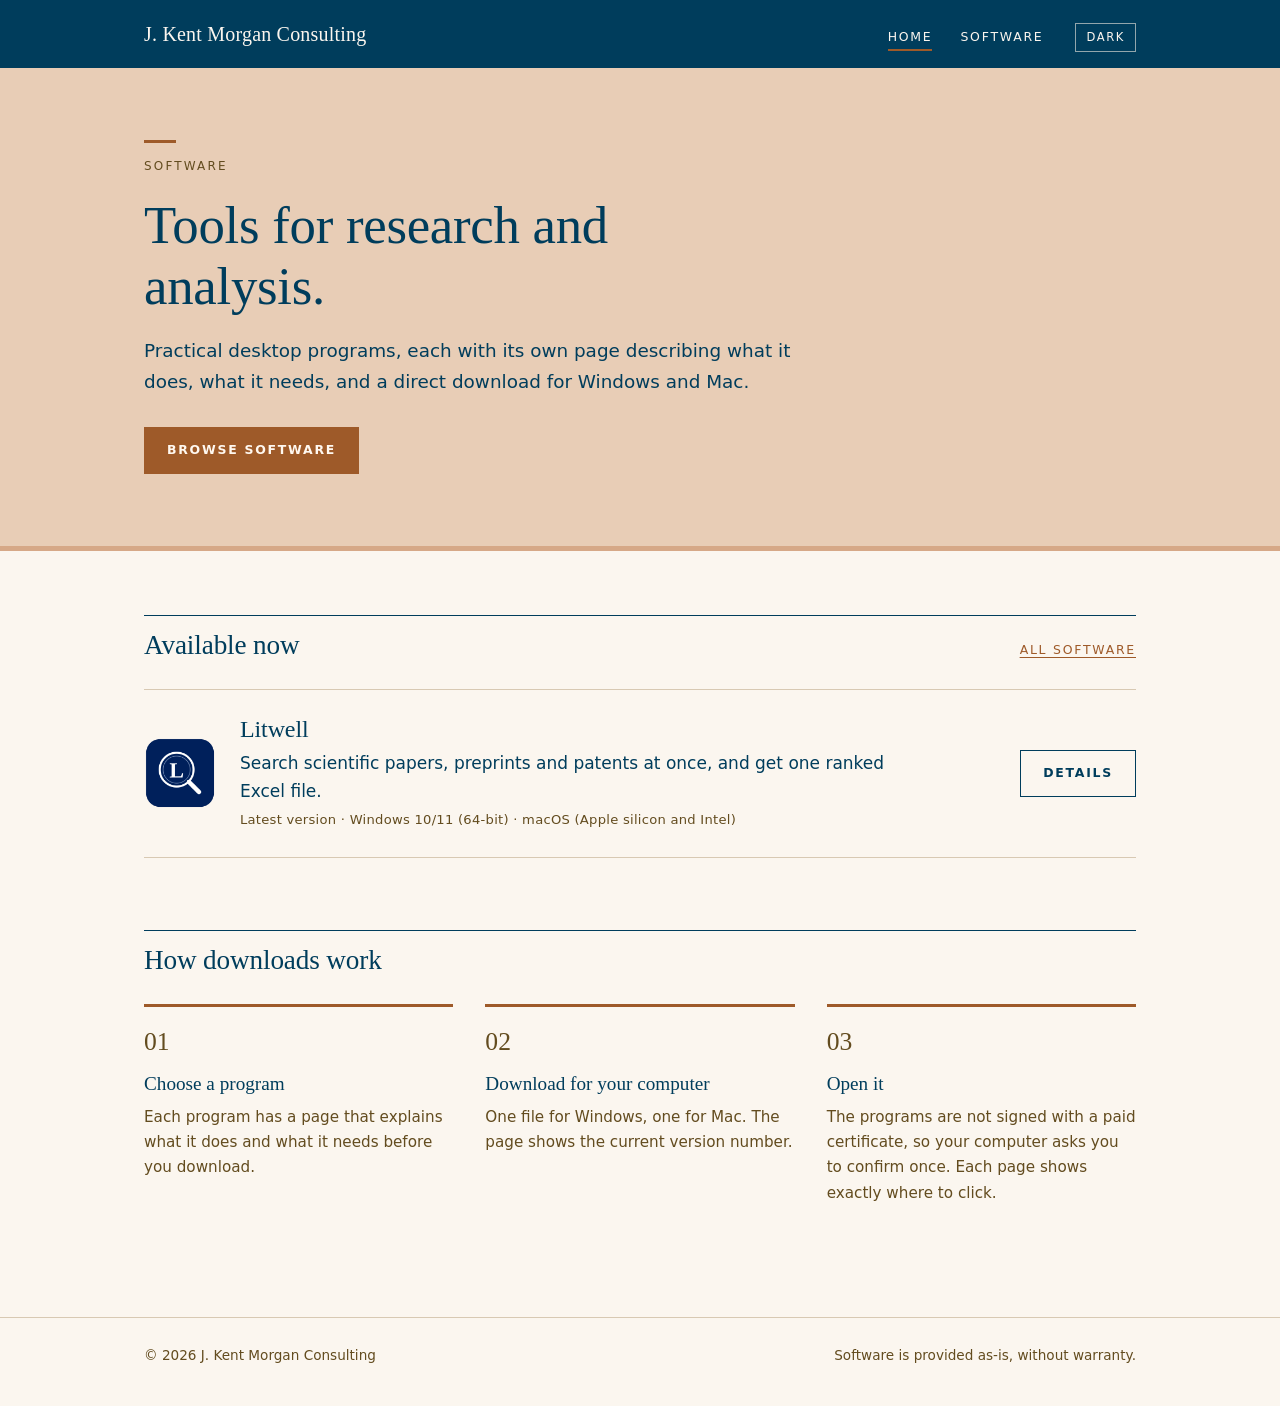
<file: index.html>
<!doctype html>
<html lang="en">
<head>
<meta charset="utf-8">
<meta name="viewport" content="width=device-width, initial-scale=1">
<title>J. Kent Morgan Consulting — Software</title>
<meta name="description" content="Practical desktop programs, each with its own page describing what it does, what it needs, and a direct download for Windows and Mac.">
<link rel="icon" href="/assets/favicon.svg" type="image/svg+xml">
<script>try{var t=localStorage.getItem("theme");if(t==="dark"||t==="light")document.documentElement.setAttribute("data-theme",t)}catch(e){}</script>
<link rel="stylesheet" href="/assets/style.css">
</head>
<body>
<header class="top"><div class="wrap">
  <a class="brand" href="/">J. Kent Morgan Consulting</a>
  <div class="right">
    <nav aria-label="Main"><a href="/" aria-current="page">Home</a><a href="/software/">Software</a></nav>
    <button class="theme" type="button" hidden>Dark</button>
  </div>
</div></header>
<main>
<section class="hero"><div class="wrap">
  <p class="eyebrow">Software</p>
  <h1>Tools for research and analysis.</h1>
  <p class="lede">Practical desktop programs, each with its own page describing what it does, what it needs, and a direct download for Windows and Mac.</p>
  <a class="btn" href="/software/">Browse software</a>
</div></section>

<section class="wrap block">
  <h2 class="sec">Available now <a href="/software/">All software</a></h2>
  <div class="cards">
<article class="card">
  <img src="/assets/litwell.png" alt="" width="72" height="72">
  <div>
    <h3><a href="/software/litwell/">Litwell</a></h3>
    <p>Search scientific papers, preprints and patents at once, and get one ranked Excel file.</p>
    <div class="meta"><span data-version-repo="kentmorgan1974/litwell">Latest version</span> &middot; Windows 10/11 (64-bit) · macOS (Apple silicon and Intel)</div>
  </div>
  <a class="btn ghost go" href="/software/litwell/">Details</a>
</article>
  </div>
</section>

<section class="wrap block" style="padding-bottom:64px">
  <h2 class="sec">How downloads work</h2>
  <ol class="steps">
    <li><strong>Choose a program</strong><p>Each program has a page that explains what it does and what it needs before you download.</p></li>
    <li><strong>Download for your computer</strong><p>One file for Windows, one for Mac. The page shows the current version number.</p></li>
    <li><strong>Open it</strong><p>The programs are not signed with a paid certificate, so your computer asks you to confirm once. Each page shows exactly where to click.</p></li>
  </ol>
</section>
</main>
<footer><div class="wrap">
  <span>&copy; 2026 J. Kent Morgan Consulting</span>
  <span>Software is provided as-is, without warranty.</span>
</div></footer>
<script src="/assets/site.js" defer></script>
</body>
</html>
</file>
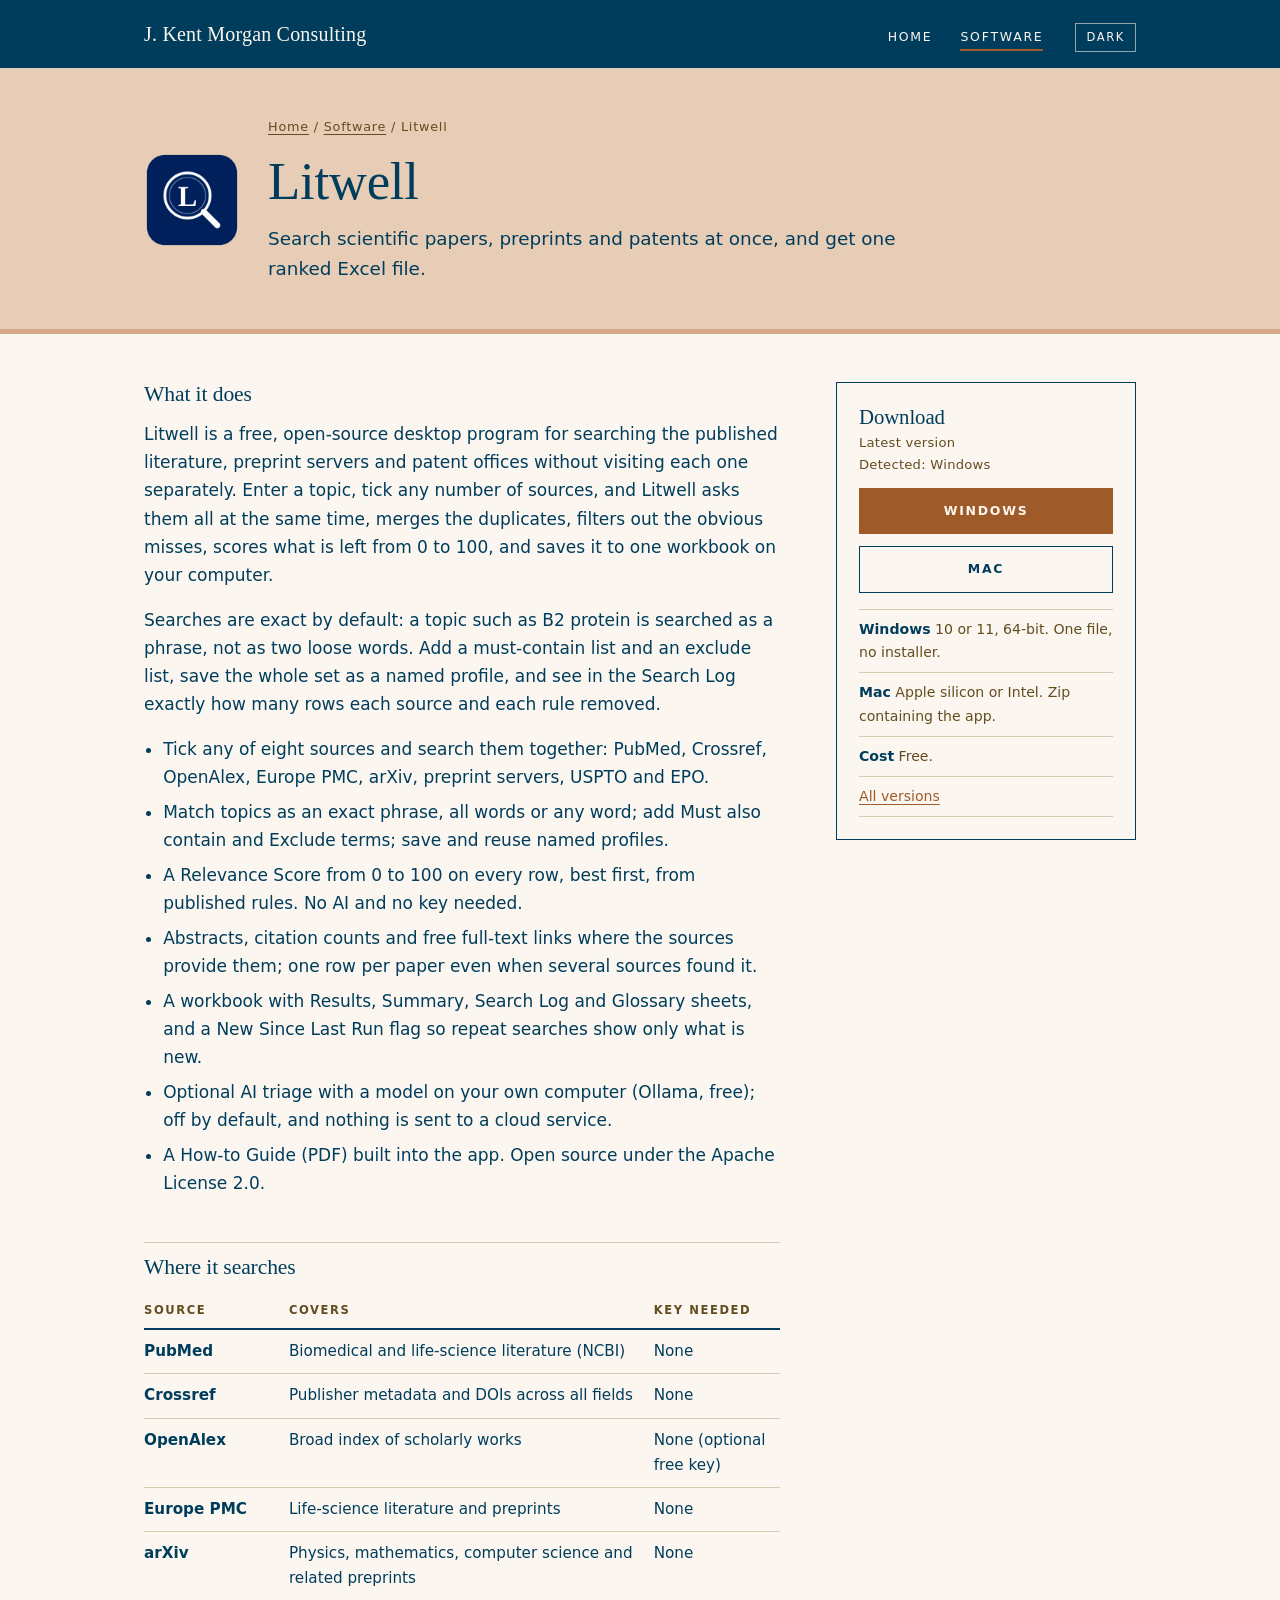
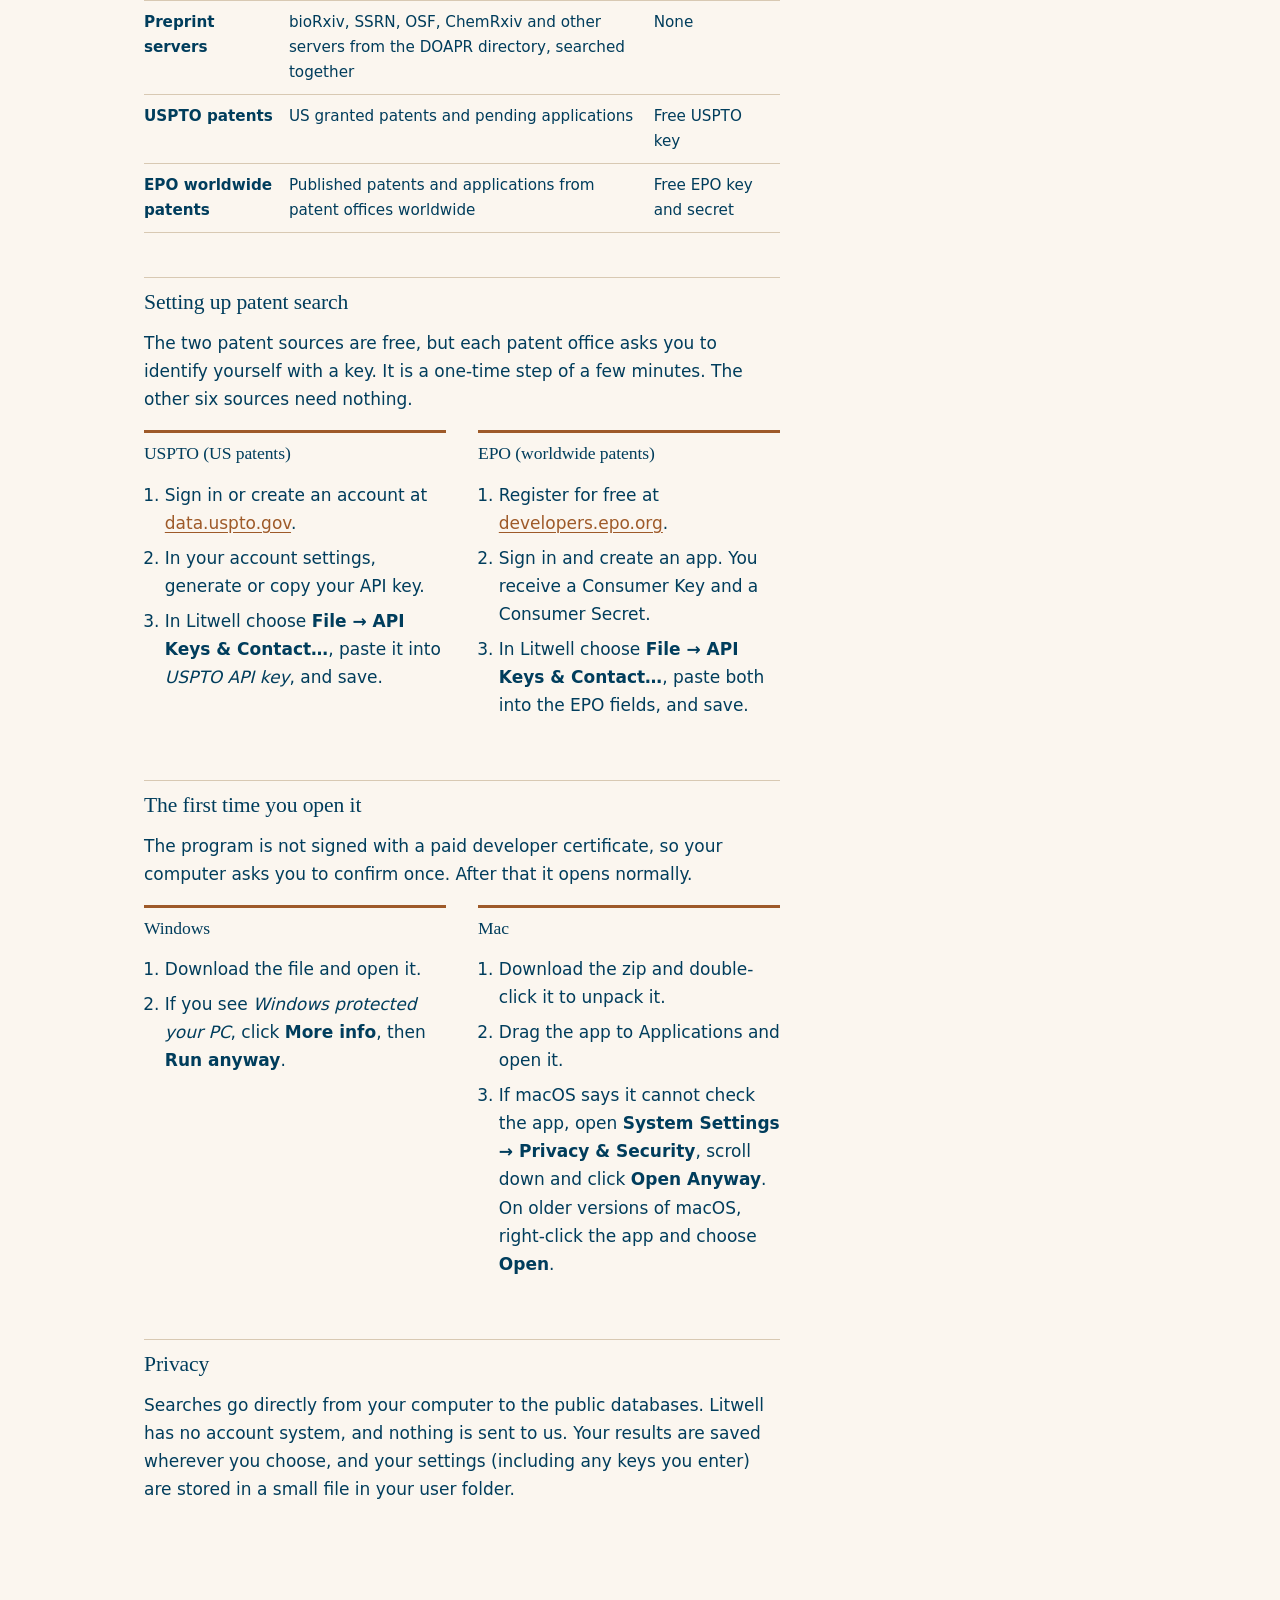
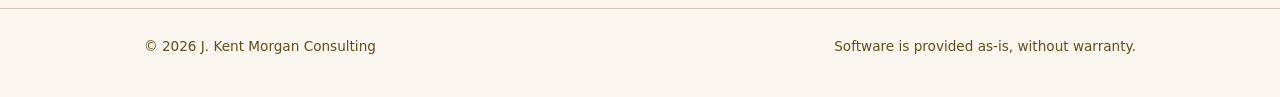
<file: litwell/index.html>
<!doctype html>
<html lang="en"><head><meta charset="utf-8"><title>Moved</title>
<meta http-equiv="refresh" content="0; url=/software/litwell/"><link rel="canonical" href="/software/litwell/">
</head><body><p>This page has moved to <a href="/software/litwell/">/software/litwell/</a>.</p></body></html>
</file>
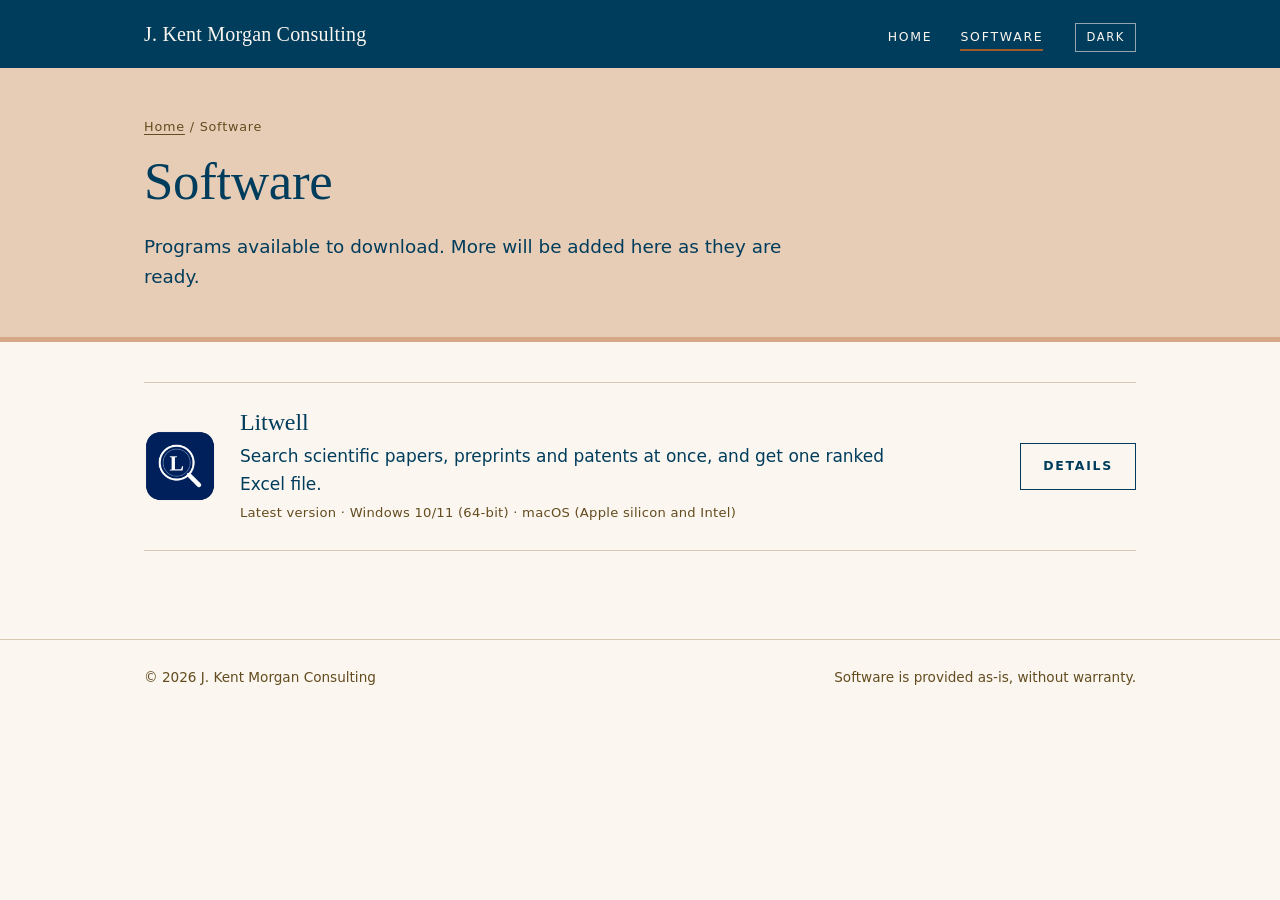
<file: software/index.html>
<!doctype html>
<html lang="en">
<head>
<meta charset="utf-8">
<meta name="viewport" content="width=device-width, initial-scale=1">
<title>Software — J. Kent Morgan Consulting</title>
<meta name="description" content="Practical desktop programs, each with its own page describing what it does, what it needs, and a direct download for Windows and Mac.">
<link rel="icon" href="/assets/favicon.svg" type="image/svg+xml">
<script>try{var t=localStorage.getItem("theme");if(t==="dark"||t==="light")document.documentElement.setAttribute("data-theme",t)}catch(e){}</script>
<link rel="stylesheet" href="/assets/style.css">
</head>
<body>
<header class="top"><div class="wrap">
  <a class="brand" href="/">J. Kent Morgan Consulting</a>
  <div class="right">
    <nav aria-label="Main"><a href="/">Home</a><a href="/software/" aria-current="page">Software</a></nav>
    <button class="theme" type="button" hidden>Dark</button>
  </div>
</div></header>
<main>
<section class="pagehead"><div class="wrap">
  <p class="crumb"><a href="/">Home</a> / Software</p>
  <h1>Software</h1>
  <p class="lede">Programs available to download. More will be added here as they are ready.</p>
</div></section>
<section class="wrap block" style="padding-top:40px;padding-bottom:64px">
  <div class="cards">
<article class="card">
  <img src="/assets/litwell.png" alt="" width="72" height="72">
  <div>
    <h3><a href="/software/litwell/">Litwell</a></h3>
    <p>Search scientific papers, preprints and patents at once, and get one ranked Excel file.</p>
    <div class="meta"><span data-version-repo="kentmorgan1974/litwell">Latest version</span> &middot; Windows 10/11 (64-bit) · macOS (Apple silicon and Intel)</div>
  </div>
  <a class="btn ghost go" href="/software/litwell/">Details</a>
</article>
  </div>
</section>
</main>
<footer><div class="wrap">
  <span>&copy; 2026 J. Kent Morgan Consulting</span>
  <span>Software is provided as-is, without warranty.</span>
</div></footer>
<script src="/assets/site.js" defer></script>
</body>
</html>
</file>
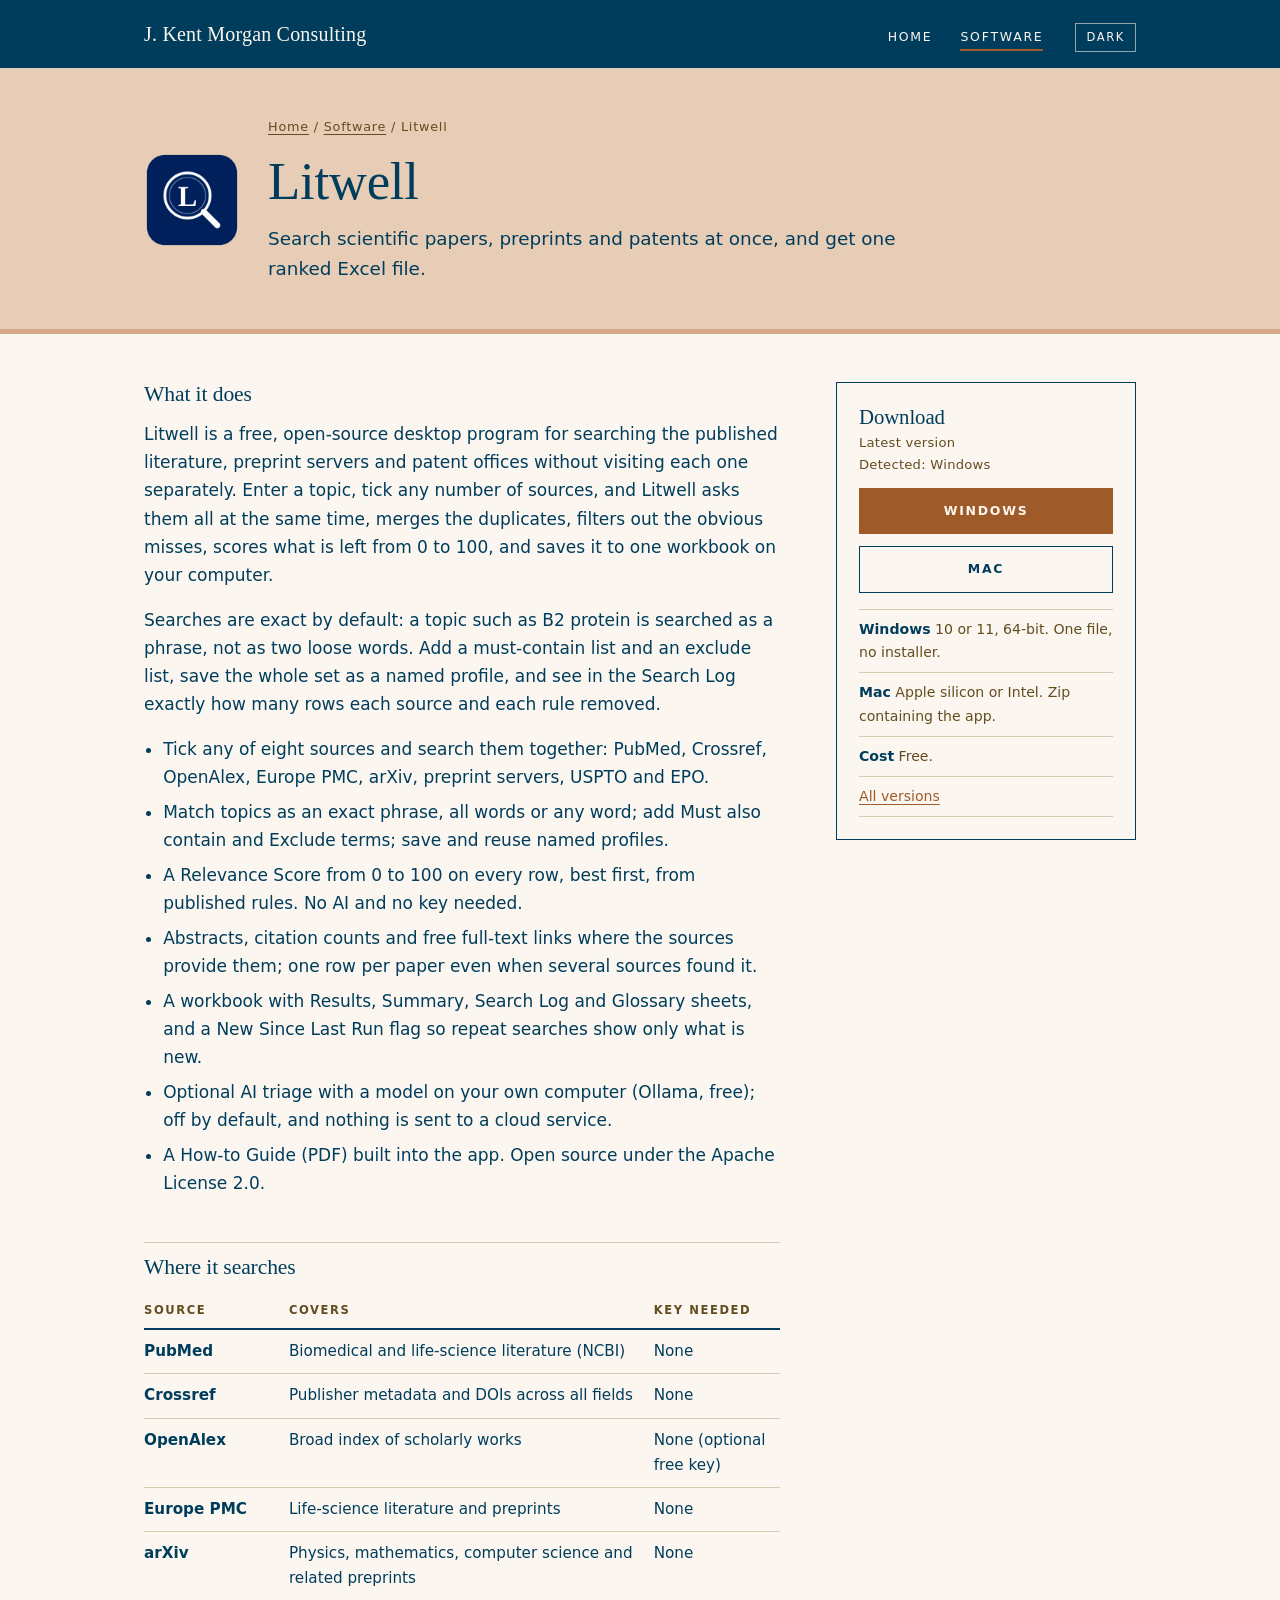
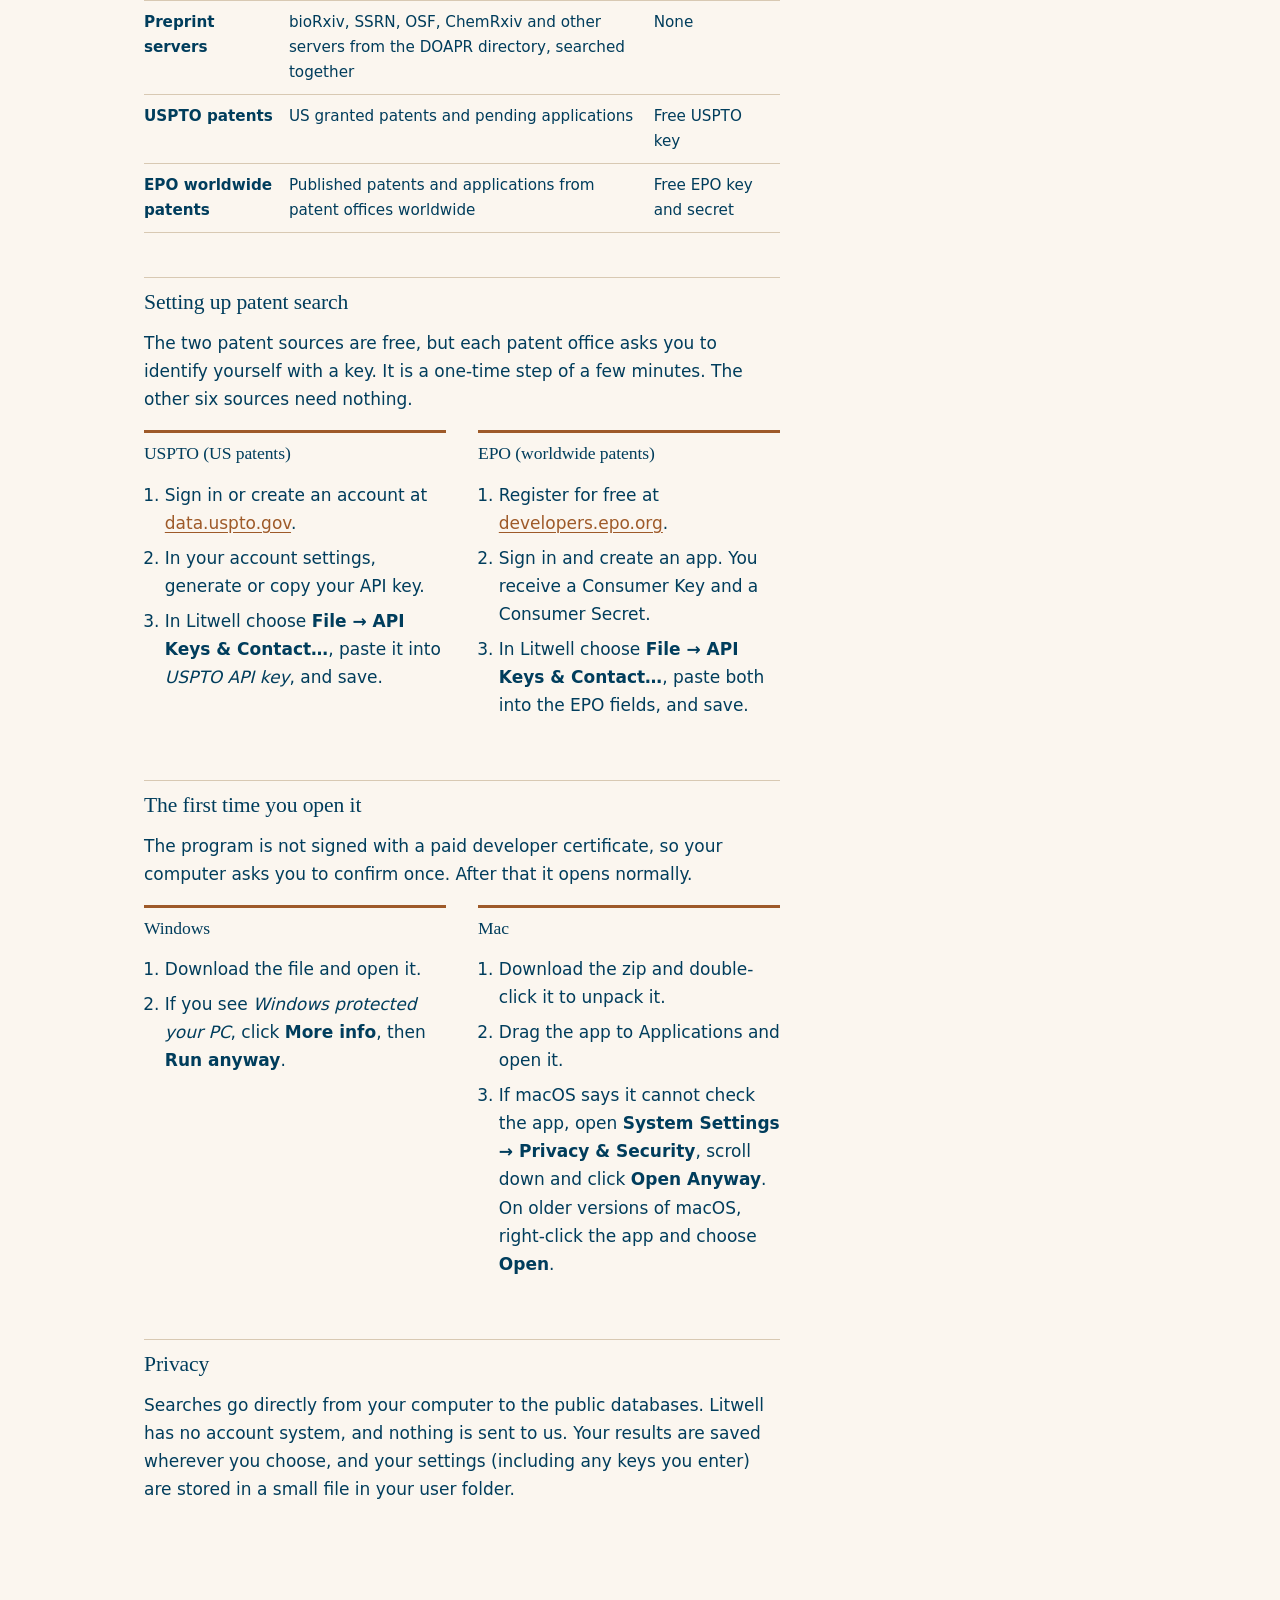
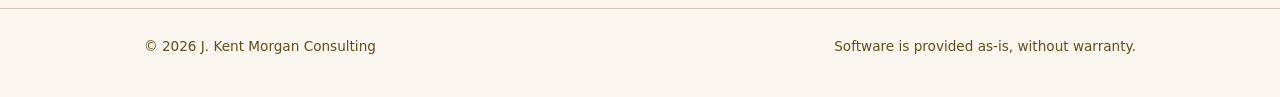
<file: software/litwell/index.html>
<!doctype html>
<html lang="en">
<head>
<meta charset="utf-8">
<meta name="viewport" content="width=device-width, initial-scale=1">
<title>Litwell — J. Kent Morgan Consulting</title>
<meta name="description" content="Search scientific papers, preprints and patents at once, and get one ranked Excel file.">
<link rel="icon" href="/assets/favicon.svg" type="image/svg+xml">
<script>try{var t=localStorage.getItem("theme");if(t==="dark"||t==="light")document.documentElement.setAttribute("data-theme",t)}catch(e){}</script>
<link rel="stylesheet" href="/assets/style.css">
</head>
<body>
<header class="top"><div class="wrap">
  <a class="brand" href="/">J. Kent Morgan Consulting</a>
  <div class="right">
    <nav aria-label="Main"><a href="/">Home</a><a href="/software/" aria-current="page">Software</a></nav>
    <button class="theme" type="button" hidden>Dark</button>
  </div>
</div></header>
<main>
<section class="pagehead product"><div class="wrap">
  <img src="/assets/litwell.png" alt="Litwell icon" width="96" height="96">
  <div>
    <p class="crumb"><a href="/">Home</a> / <a href="/software/">Software</a> / Litwell</p>
    <h1>Litwell</h1>
    <p class="lede" style="margin-top:12px">Search scientific papers, preprints and patents at once, and get one ranked Excel file.</p>
  </div>
</div></section>

<div class="wrap cols">
<article>
  <h2 class="sub" style="margin-top:0;border-top:0;padding-top:0">What it does</h2>
  <p>Litwell is a free, open-source desktop program for searching the published literature, preprint servers and patent offices without visiting each one separately. Enter a topic, tick any number of sources, and Litwell asks them all at the same time, merges the duplicates, filters out the obvious misses, scores what is left from 0 to 100, and saves it to one workbook on your computer.</p><p>Searches are exact by default: a topic such as B2 protein is searched as a phrase, not as two loose words. Add a must-contain list and an exclude list, save the whole set as a named profile, and see in the Search Log exactly how many rows each source and each rule removed.</p>
  <ul class="plain"><li>Tick any of eight sources and search them together: PubMed, Crossref, OpenAlex, Europe PMC, arXiv, preprint servers, USPTO and EPO.</li><li>Match topics as an exact phrase, all words or any word; add Must also contain and Exclude terms; save and reuse named profiles.</li><li>A Relevance Score from 0 to 100 on every row, best first, from published rules. No AI and no key needed.</li><li>Abstracts, citation counts and free full-text links where the sources provide them; one row per paper even when several sources found it.</li><li>A workbook with Results, Summary, Search Log and Glossary sheets, and a New Since Last Run flag so repeat searches show only what is new.</li><li>Optional AI triage with a model on your own computer (Ollama, free); off by default, and nothing is sent to a cloud service.</li><li>A How-to Guide (PDF) built into the app. Open source under the Apache License 2.0.</li></ul>

  <h2 class="sub">Where it searches</h2>
  <table>
    <thead><tr><th>Source</th><th>Covers</th><th>Key needed</th></tr></thead>
    <tbody><tr><td><strong>PubMed</strong></td><td>Biomedical and life-science literature (NCBI)</td><td>None</td></tr><tr><td><strong>Crossref</strong></td><td>Publisher metadata and DOIs across all fields</td><td>None</td></tr><tr><td><strong>OpenAlex</strong></td><td>Broad index of scholarly works</td><td>None (optional free key)</td></tr><tr><td><strong>Europe PMC</strong></td><td>Life-science literature and preprints</td><td>None</td></tr><tr><td><strong>arXiv</strong></td><td>Physics, mathematics, computer science and related preprints</td><td>None</td></tr><tr><td><strong>Preprint servers</strong></td><td>bioRxiv, SSRN, OSF, ChemRxiv and other servers from the DOAPR directory, searched together</td><td>None</td></tr><tr><td><strong>USPTO patents</strong></td><td>US granted patents and pending applications</td><td>Free USPTO key</td></tr><tr><td><strong>EPO worldwide patents</strong></td><td>Published patents and applications from patent offices worldwide</td><td>Free EPO key and secret</td></tr></tbody>
  </table>

  <h2 class="sub" id="patents">Setting up patent search</h2>
<p>The two patent sources are free, but each patent office asks you to identify yourself with a key. It is a one-time step of a few minutes. The other six sources need nothing.</p>
<div class="two">
  <div><h3>USPTO (US patents)</h3><ol class="num"><li>Sign in or create an account at <a href="https://data.uspto.gov">data.uspto.gov</a>.</li><li>In your account settings, generate or copy your API key.</li><li>In Litwell choose <strong>File → API Keys &amp; Contact…</strong>, paste it into <em>USPTO API key</em>, and save.</li></ol></div>
  <div><h3>EPO (worldwide patents)</h3><ol class="num"><li>Register for free at <a href="https://developers.epo.org">developers.epo.org</a>.</li><li>Sign in and create an app. You receive a Consumer Key and a Consumer Secret.</li><li>In Litwell choose <strong>File → API Keys &amp; Contact…</strong>, paste both into the EPO fields, and save.</li></ol></div>
</div>

  <h2 class="sub" id="first-run">The first time you open it</h2>
  <p>The program is not signed with a paid developer certificate, so your computer asks you to confirm once. After that it opens normally.</p>
  <div class="two">
    <div><h3>Windows</h3><ol class="num">
      <li>Download the file and open it.</li>
      <li>If you see <em>Windows protected your PC</em>, click <strong>More info</strong>, then <strong>Run anyway</strong>.</li>
    </ol></div>
    <div><h3>Mac</h3><ol class="num">
      <li>Download the zip and double-click it to unpack it.</li>
      <li>Drag the app to Applications and open it.</li>
      <li>If macOS says it cannot check the app, open <strong>System Settings → Privacy &amp; Security</strong>, scroll down and click <strong>Open Anyway</strong>. On older versions of macOS, right-click the app and choose <strong>Open</strong>.</li>
    </ol></div>
  </div>

  <h2 class="sub">Privacy</h2>
  <p>Searches go directly from your computer to the public databases. Litwell has no account system, and nothing is sent to us. Your results are saved wherever you choose, and your settings (including any keys you enter) are stored in a small file in your user folder.</p>
</article>

<aside class="dl" data-has-os aria-labelledby="dlh">
  <h2 id="dlh">Download</h2>
  <div class="meta"><span data-version-repo="kentmorgan1974/litwell">Latest version</span></div>
  <div class="meta yours" aria-live="polite"></div>
  <a class="btn full" data-os="win" href="https://github.com/kentmorgan1974/litwell/releases/latest/download/Litwell-Windows.exe">Windows</a>
  <a class="btn full ghost" data-os="mac" href="https://github.com/kentmorgan1974/litwell/releases/latest/download/Litwell-macOS.zip">Mac</a>
  <ul>
    <li><b>Windows</b> 10 or 11, 64-bit. One file, no installer.</li>
    <li><b>Mac</b> Apple silicon or Intel. Zip containing the app.</li>
    <li><b>Cost</b> Free.</li>
    <li><a href="https://github.com/kentmorgan1974/litwell/releases">All versions</a></li>
  </ul>
</aside>
</div>
</main>
<footer><div class="wrap">
  <span>&copy; 2026 J. Kent Morgan Consulting</span>
  <span>Software is provided as-is, without warranty.</span>
</div></footer>
<script src="/assets/site.js" defer></script>
</body>
</html>
</file>
<file: assets/style.css>
/* Palette (Adobe Color): A89776 khaki, 634C1F olive-brown, 003D5C brand blue,
   D6A887 tan, 9E5A29 rust. Brand blue is the header and the text colour. The page and
   banners use light tints of the tan, because the palette has no light neutral; every
   text pair meets WCAG AA contrast. Dark theme: html[data-theme="dark"], or the system
   setting when the visitor has not chosen (the header toggle stores the choice). */
:root {
  color-scheme: light;
  --paper: #FBF6EF;      /* page (tint of tan) */
  --hero: #E8CDB6;       /* hero / page headers (lighter tan) */
  --tan: #D6A887;        /* exact tan: stripe under banners */
  --panel: #EFE4D6;      /* notes, code */
  --ink: #003D5C;        /* text and headings: brand blue */
  --muted: #634C1F;      /* secondary text: olive-brown */
  --rule: #D8C9B3;       /* hairlines (khaki tint) */
  --accent: #9E5A29;     /* rust: rules, markers, buttons, links */
  --accent-text: #9E5A29;
  --top: #003D5C;        /* header band */
  --top-ink: #FBF6EF;
  --btn: #9E5A29;
  --btn-ink: #FFF8F0;
  --serif: "Iowan Old Style", "Palatino Linotype", Palatino, "Book Antiqua", Georgia, serif;
  --sans: -apple-system, BlinkMacSystemFont, "Segoe UI", system-ui, Roboto, "Helvetica Neue", Arial, sans-serif;
}
@media (prefers-color-scheme: dark) {
  :root:not([data-theme="light"]) {
    color-scheme: dark;
    --paper: #00293F; --hero: #003D5C; --tan: #D6A887; --panel: #0A3550; --ink: #F6EDE2;
    --muted: #D6A887; --rule: #1E5575; --accent: #C98B5E; --accent-text: #E3B796;
    --top: #001B2B; --top-ink: #F6EDE2; --btn: #9E5A29; --btn-ink: #FFF8F0;
  }
}
:root[data-theme="dark"] {
  color-scheme: dark;
  --paper: #00293F; --hero: #003D5C; --tan: #D6A887; --panel: #0A3550; --ink: #F6EDE2;
  --muted: #D6A887; --rule: #1E5575; --accent: #C98B5E; --accent-text: #E3B796;
  --top: #001B2B; --top-ink: #F6EDE2; --btn: #9E5A29; --btn-ink: #FFF8F0;
}
* { box-sizing: border-box; }
html { -webkit-text-size-adjust: 100%; }
body { margin: 0; background: var(--paper); color: var(--ink); font: 17px/1.65 var(--sans); }
a { color: var(--accent-text); text-underline-offset: 3px; }
a:hover { text-decoration-thickness: 2px; }
:focus-visible { outline: 2px solid var(--accent-text); outline-offset: 3px; }
img { max-width: 100%; display: block; }
.wrap { max-width: 1040px; margin: 0 auto; padding: 0 24px; }

/* header */
.top { background: var(--top); color: var(--top-ink); }
.top .wrap { display: flex; align-items: baseline; justify-content: space-between; gap: 24px; padding-top: 18px; padding-bottom: 16px; flex-wrap: wrap; }
.brand { font-family: var(--serif); font-size: 1.25rem; letter-spacing: .01em; color: var(--top-ink); text-decoration: none; }
nav a { color: var(--top-ink); text-decoration: none; font-size: .78rem; letter-spacing: .14em; text-transform: uppercase;
        margin-left: 28px; padding-bottom: 5px; border-bottom: 2px solid transparent; }
nav a:first-child { margin-left: 0; }
.right { display: flex; align-items: baseline; gap: 4px; flex-wrap: wrap; }
nav a:hover { border-bottom-color: var(--accent); }
nav a[aria-current="page"] { border-bottom-color: var(--accent); }

/* hero */
.hero { background: var(--hero); border-bottom: 5px solid var(--tan); }
.hero .wrap { padding-top: 72px; padding-bottom: 72px; }
.eyebrow { font-size: .75rem; letter-spacing: .18em; text-transform: uppercase; color: var(--muted); margin: 0 0 18px; }
.eyebrow::before { content: ""; display: block; width: 32px; height: 3px; background: var(--accent); margin-bottom: 14px; }
h1, h2, h3 { font-family: var(--serif); font-weight: 500; line-height: 1.15; letter-spacing: -.005em; margin: 0; }
h1 { font-size: clamp(2.1rem, 5vw, 3.3rem); max-width: 18ch; }
.lede { font-size: 1.15rem; max-width: 56ch; color: var(--ink); margin: 20px 0 0; }
.hero .lede { margin-bottom: 30px; }

/* buttons: sharp, flat */
.btn { display: inline-block; background: var(--btn); color: var(--btn-ink); border: 1px solid var(--btn); padding: 12px 22px;
       font-size: .78rem; letter-spacing: .14em; text-transform: uppercase; font-weight: 600; text-decoration: none; border-radius: 0; }
.btn:hover { filter: brightness(1.15); text-decoration: none; }
.btn.ghost { background: transparent; color: var(--ink); border-color: var(--ink); }
.btn.ghost:hover { background: var(--ink); color: var(--paper); filter: none; }
.btn.full { display: block; text-align: center; }

/* sections */
.block { padding-top: 64px; padding-bottom: 8px; }
h2.sec { font-size: 1.7rem; padding-top: 14px; border-top: 1px solid var(--ink); margin-bottom: 28px; display: flex; justify-content: space-between; align-items: baseline; gap: 16px; }
h2.sec a { font-family: var(--sans); font-size: .78rem; letter-spacing: .14em; text-transform: uppercase; }
h2.sub { font-size: 1.35rem; padding-top: 12px; border-top: 1px solid var(--rule); margin: 44px 0 14px; }
p { margin: 0 0 1em; max-width: 68ch; }
.muted { color: var(--muted); }
.small { font-size: .9rem; }

/* product cards */
.cards { display: grid; gap: 0; border-top: 1px solid var(--rule); }
.card { display: grid; grid-template-columns: 72px 1fr auto; gap: 24px; align-items: center; padding: 26px 0; border-bottom: 1px solid var(--rule); }
.card img { width: 72px; height: 72px; }
.card h3 { font-size: 1.5rem; }
.card h3 a { color: var(--ink); text-decoration: none; }
.card h3 a:hover { color: var(--accent-text); text-decoration: underline; text-decoration-thickness: 2px; }
.card p { margin: 6px 0 4px; max-width: 60ch; }
.meta { font-size: .82rem; color: var(--muted); letter-spacing: .02em; }
.card .go { white-space: nowrap; }
@media (max-width: 680px) { .card { grid-template-columns: 56px 1fr; } .card img { width: 56px; height: 56px; } .card .go { grid-column: 2; } }

/* steps */
.steps { display: grid; grid-template-columns: repeat(3, 1fr); gap: 32px; counter-reset: s; list-style: none; padding: 0; margin: 0 0 8px; }
.steps li { counter-increment: s; border-top: 3px solid var(--accent); padding-top: 14px; margin: 0; }
.steps li::before { content: "0" counter(s); display: block; font-family: var(--serif); font-size: 1.6rem; color: var(--muted); margin-bottom: 4px; }
.steps strong { display: block; font-family: var(--serif); font-weight: 500; font-size: 1.2rem; margin-bottom: 6px; }
.steps p { font-size: .95rem; color: var(--muted); }
@media (max-width: 760px) { .steps { grid-template-columns: 1fr; gap: 24px; } }

/* page head (inner pages) */
.pagehead { background: var(--hero); border-bottom: 5px solid var(--tan); }
.pagehead .wrap { padding-top: 48px; padding-bottom: 44px; }
.pagehead.product .wrap { display: grid; grid-template-columns: 96px 1fr; gap: 28px; align-items: center; }
.pagehead.product img { width: 96px; height: 96px; }
.crumb { font-size: .8rem; letter-spacing: .06em; color: var(--muted); margin: 0 0 14px; }
.crumb a { color: var(--muted); }
@media (max-width: 560px) { .pagehead.product .wrap { grid-template-columns: 1fr; } }

/* product layout */
.cols { display: grid; grid-template-columns: minmax(0, 1fr) 300px; gap: 56px; padding-top: 48px; padding-bottom: 64px; align-items: start; }
@media (max-width: 880px) { .cols { grid-template-columns: 1fr; gap: 32px; } .dl { order: -1; position: static; } }
.dl { position: sticky; top: 24px; border: 1px solid var(--ink); background: var(--paper); padding: 22px; }
.dl h2 { font-size: 1.3rem; margin-bottom: 4px; }
.dl .btn { margin-top: 12px; }
.dl ul { list-style: none; padding: 0; margin: 16px 0 0; font-size: .88rem; color: var(--muted); border-top: 1px solid var(--rule); }
.dl li { padding: 8px 0; border-bottom: 1px solid var(--rule); }
.dl li b { color: var(--ink); font-weight: 600; }
ul.plain { padding-left: 1.2rem; max-width: 68ch; }
ul.plain li { margin: 7px 0; }
table { border-collapse: collapse; width: 100%; font-size: .95rem; margin: 6px 0 18px; }
th { text-align: left; font-size: .72rem; letter-spacing: .14em; text-transform: uppercase; color: var(--muted); font-weight: 600; padding: 8px 12px 8px 0; border-bottom: 2px solid var(--ink); }
td { padding: 9px 12px 9px 0; border-bottom: 1px solid var(--rule); vertical-align: top; }
.two { display: grid; grid-template-columns: 1fr 1fr; gap: 32px; }
@media (max-width: 680px) { .two { grid-template-columns: 1fr; } }
.two h3 { font-size: 1.1rem; border-top: 3px solid var(--accent); padding-top: 10px; margin-bottom: 8px; }
ol.num { padding-left: 1.3rem; } ol.num li { margin: 7px 0; }
.note { border-left: 3px solid var(--accent); background: var(--panel); padding: 14px 18px; margin: 20px 0; max-width: 68ch; }
.note p { margin: 0; }
kbd, code { font-family: ui-monospace, "SF Mono", Menlo, Consolas, monospace; font-size: .88em; background: var(--panel); padding: 1px 5px; }

footer { border-top: 1px solid var(--rule); margin-top: 24px; }
footer .wrap { padding-top: 26px; padding-bottom: 40px; font-size: .85rem; color: var(--muted); display: flex; justify-content: space-between; gap: 16px; flex-wrap: wrap; }
footer a { color: var(--muted); }

/* theme toggle (shown by site.js) */
.theme { font: inherit; font-size: .72rem; letter-spacing: .14em; text-transform: uppercase; color: var(--top-ink);
         background: transparent; border: 1px solid rgba(246,237,226,.6); border-radius: 0; padding: 4px 10px; margin-left: 28px; cursor: pointer; }
.theme:hover { border-color: var(--accent); }
.theme[hidden] { display: none; }
@media (max-width: 560px) { .theme { margin-left: 0; margin-top: 8px; } .right { gap: 12px; } }
</file>
